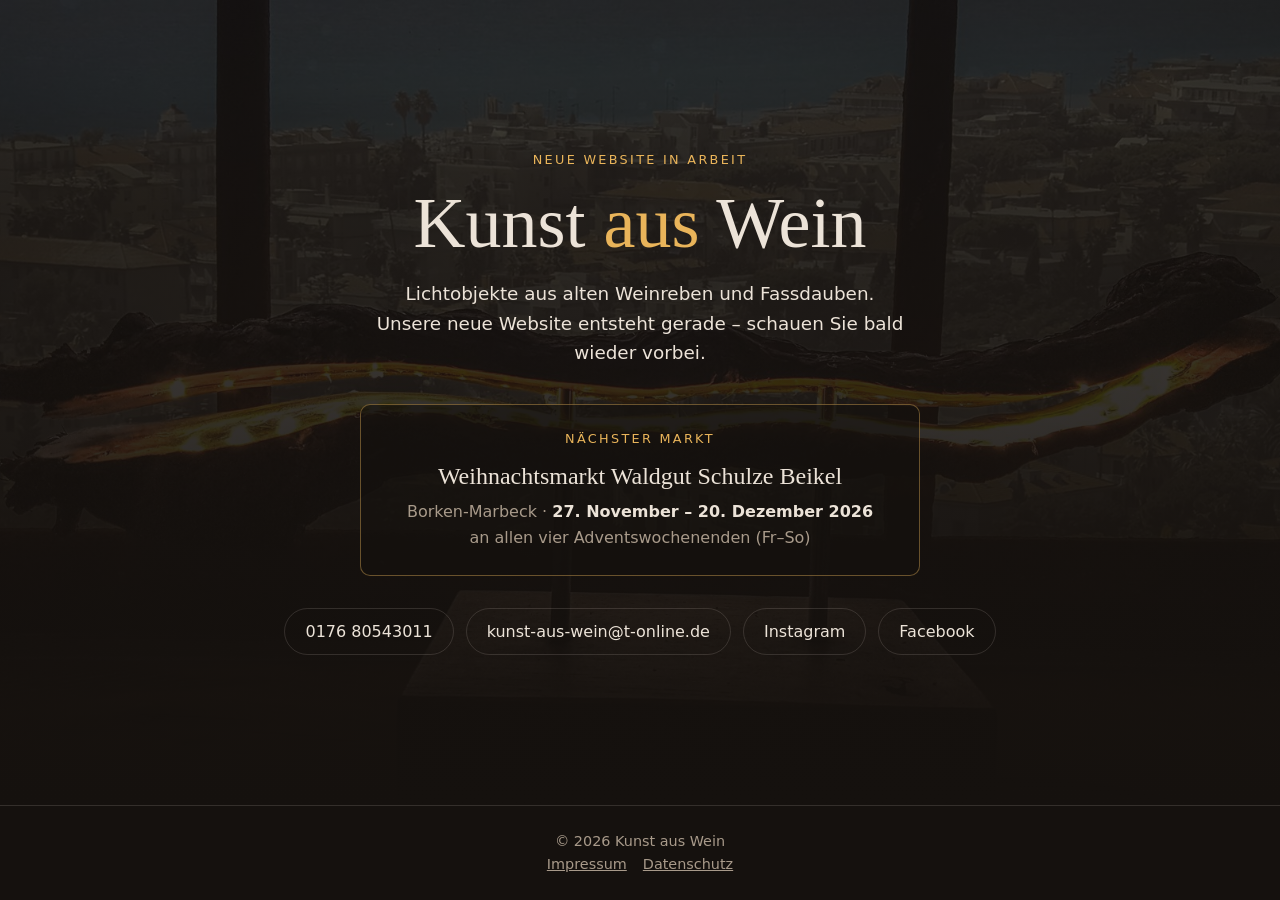
<file: index.html>
<!DOCTYPE html>
<html lang="de">
<head>
  <meta charset="UTF-8">
  <meta name="viewport" content="width=device-width, initial-scale=1">
  <title>Kunst aus Wein – Lichtobjekte aus Weinreben und Fassdauben</title>
  <meta name="description" content="Handgefertigte Lichtobjekte aus alten Weinreben und Fassdauben – Unikate aus Bochum. Unsere neue Website entsteht gerade.">
  <style>
    :root { --bg: #15110e; --text: #ece3d8; --muted: #a89a8a; --gold: #e9b45a; --line: rgba(236,227,216,0.14); }
    * { box-sizing: border-box; }
    body {
      margin: 0; min-height: 100vh; display: flex; flex-direction: column;
      background: var(--bg); color: var(--text);
      font-family: system-ui, -apple-system, "Segoe UI", Roboto, sans-serif; line-height: 1.6;
    }
    .hero {
      position: relative; flex: 1; display: flex; align-items: center;
      background: url("bilder/leuchte-rebe.jpg") center 60% / cover no-repeat;
      padding: 72px 20px;
    }
    .hero::after {
      content: ""; position: absolute; inset: 0;
      background: linear-gradient(to bottom, rgba(21,17,14,0.75), rgba(21,17,14,0.88) 55%, var(--bg));
    }
    .inner { position: relative; z-index: 1; max-width: 760px; margin: 0 auto; text-align: center; }
    .eyebrow { color: var(--gold); text-transform: uppercase; letter-spacing: 0.18em; font-size: 0.8rem; margin: 0 0 14px; }
    h1 { font-family: Georgia, "Times New Roman", serif; font-weight: 500; font-size: clamp(2.6rem, 8vw, 4.5rem); line-height: 1.1; margin: 0 0 16px; }
    h1 span { color: var(--gold); }
    .lead { font-size: 1.15rem; margin: 0 auto 36px; max-width: 46ch; }
    .box {
      border: 1px solid rgba(233,180,90,0.4); border-radius: 10px; padding: 24px;
      background: rgba(21,17,14,0.6); margin: 0 auto 32px; max-width: 560px;
    }
    .box h2 { font-family: Georgia, serif; font-weight: 500; font-size: 1.5rem; margin: 0 0 4px; }
    .box p { margin: 0; color: var(--muted); }
    .box .eyebrow { color: var(--gold); }
    .box strong { color: var(--text); font-weight: 600; }
    .contact { display: flex; flex-wrap: wrap; justify-content: center; gap: 12px; }
    .contact a {
      color: var(--text); text-decoration: none; border: 1px solid var(--line);
      border-radius: 999px; padding: 10px 20px; transition: border-color .2s, color .2s;
    }
    .contact a:hover { border-color: var(--gold); color: var(--gold); }
    footer { border-top: 1px solid var(--line); padding: 24px 20px; text-align: center; color: var(--muted); font-size: 0.9rem; }
    footer a { color: var(--muted); margin: 0 8px; }
  </style>
</head>
<body>
  <main class="hero">
    <div class="inner">
      <p class="eyebrow">Neue Website in Arbeit</p>
      <h1>Kunst <span>aus</span> Wein</h1>
      <p class="lead">Lichtobjekte aus alten Weinreben und Fassdauben. Unsere neue Website entsteht gerade – schauen Sie bald wieder vorbei.</p>

      <div class="box">
        <p class="eyebrow" style="margin-bottom:8px">Nächster Markt</p>
        <h2>Weihnachtsmarkt Waldgut Schulze Beikel</h2>
        <p>Borken-Marbeck · <strong>27. November – 20. Dezember 2026</strong><br>an allen vier Adventswochenenden (Fr–So)</p>
      </div>

      <div class="contact">
        <a href="tel:+4917680543011">0176 80543011</a>
        <a href="mailto:kunst-aus-wein@t-online.de">kunst-aus-wein@t-online.de</a>
        <a href="https://www.instagram.com/kunstauswein" target="_blank" rel="noopener">Instagram</a>
        <a href="https://www.facebook.com/kunstauswein" target="_blank" rel="noopener">Facebook</a>
      </div>
    </div>
  </main>

  <footer>
    © 2026 Kunst aus Wein
    <br><a href="impressum.html">Impressum</a><a href="datenschutz.html">Datenschutz</a>
  </footer>
</body>
</html>
</file>
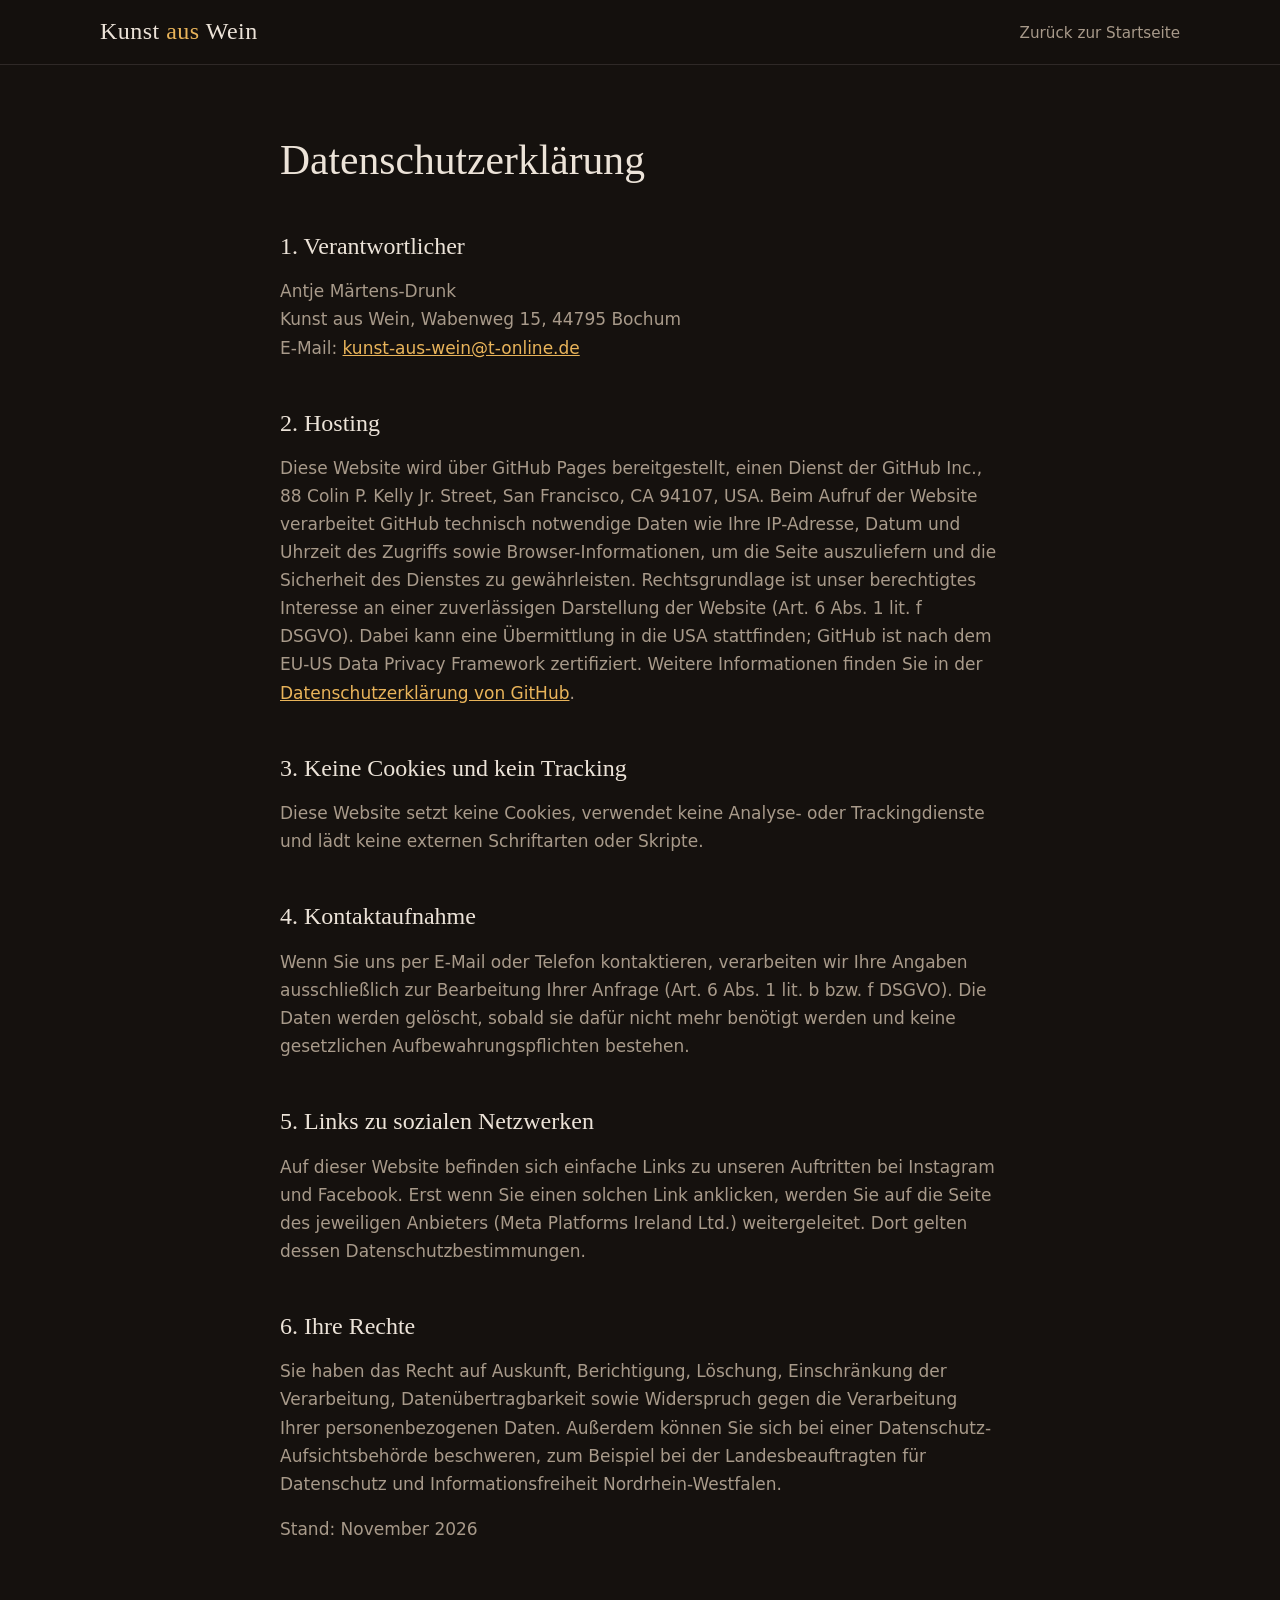
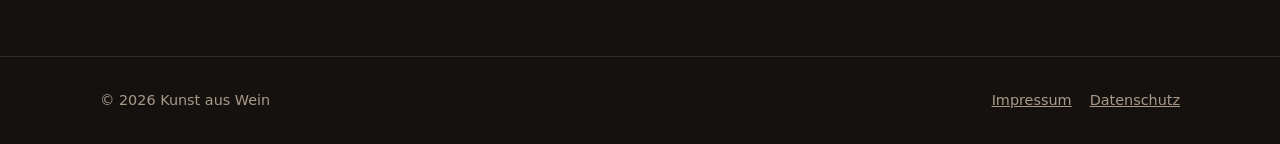
<file: datenschutz.html>
<!DOCTYPE html>
<html lang="de">
<head>
  <meta charset="UTF-8">
  <meta name="viewport" content="width=device-width, initial-scale=1">
  <title>Datenschutz – Kunst aus Wein</title>
  <meta name="robots" content="noindex">
  <link rel="stylesheet" href="style.css">
</head>
<body>
  <nav class="nav">
    <div class="wrap">
      <a class="logo" href="index.html">Kunst <span>aus</span> Wein</a>
      <ul><li><a href="index.html">Zurück zur Startseite</a></li></ul>
    </div>
  </nav>

  <main class="legal">
    <div class="wrap">
      <h1>Datenschutzerklärung</h1>

      <h2>1. Verantwortlicher</h2>
      <p>
        Antje Märtens-Drunk<br>
        Kunst aus Wein, Wabenweg 15, 44795 Bochum<br>
        E-Mail: <a href="mailto:kunst-aus-wein@t-online.de">kunst-aus-wein@t-online.de</a>
      </p>

      <h2>2. Hosting</h2>
      <p>Diese Website wird über GitHub Pages bereitgestellt, einen Dienst der GitHub Inc., 88 Colin P. Kelly Jr. Street, San Francisco, CA 94107, USA. Beim Aufruf der Website verarbeitet GitHub technisch notwendige Daten wie Ihre IP-Adresse, Datum und Uhrzeit des Zugriffs sowie Browser-Informationen, um die Seite auszuliefern und die Sicherheit des Dienstes zu gewährleisten. Rechtsgrundlage ist unser berechtigtes Interesse an einer zuverlässigen Darstellung der Website (Art. 6 Abs. 1 lit. f DSGVO). Dabei kann eine Übermittlung in die USA stattfinden; GitHub ist nach dem EU-US Data Privacy Framework zertifiziert. Weitere Informationen finden Sie in der <a href="https://docs.github.com/de/site-policy/privacy-policies/github-general-privacy-statement" target="_blank" rel="noopener">Datenschutzerklärung von GitHub</a>.</p>

      <h2>3. Keine Cookies und kein Tracking</h2>
      <p>Diese Website setzt keine Cookies, verwendet keine Analyse- oder Trackingdienste und lädt keine externen Schriftarten oder Skripte.</p>

      <h2>4. Kontaktaufnahme</h2>
      <p>Wenn Sie uns per E-Mail oder Telefon kontaktieren, verarbeiten wir Ihre Angaben ausschließlich zur Bearbeitung Ihrer Anfrage (Art. 6 Abs. 1 lit. b bzw. f DSGVO). Die Daten werden gelöscht, sobald sie dafür nicht mehr benötigt werden und keine gesetzlichen Aufbewahrungspflichten bestehen.</p>

      <h2>5. Links zu sozialen Netzwerken</h2>
      <p>Auf dieser Website befinden sich einfache Links zu unseren Auftritten bei Instagram und Facebook. Erst wenn Sie einen solchen Link anklicken, werden Sie auf die Seite des jeweiligen Anbieters (Meta Platforms Ireland Ltd.) weitergeleitet. Dort gelten dessen Datenschutzbestimmungen.</p>

      <h2>6. Ihre Rechte</h2>
      <p>Sie haben das Recht auf Auskunft, Berichtigung, Löschung, Einschränkung der Verarbeitung, Datenübertragbarkeit sowie Widerspruch gegen die Verarbeitung Ihrer personenbezogenen Daten. Außerdem können Sie sich bei einer Datenschutz-Aufsichtsbehörde beschweren, zum Beispiel bei der Landesbeauftragten für Datenschutz und Informationsfreiheit Nordrhein-Westfalen.</p>

      <p>Stand: November 2026</p>
    </div>
  </main>

  <footer>
    <div class="wrap">
      <span>© 2026 Kunst aus Wein</span>
      <span><a href="impressum.html">Impressum</a><a href="datenschutz.html">Datenschutz</a></span>
    </div>
  </footer>
</body>
</html>
</file>
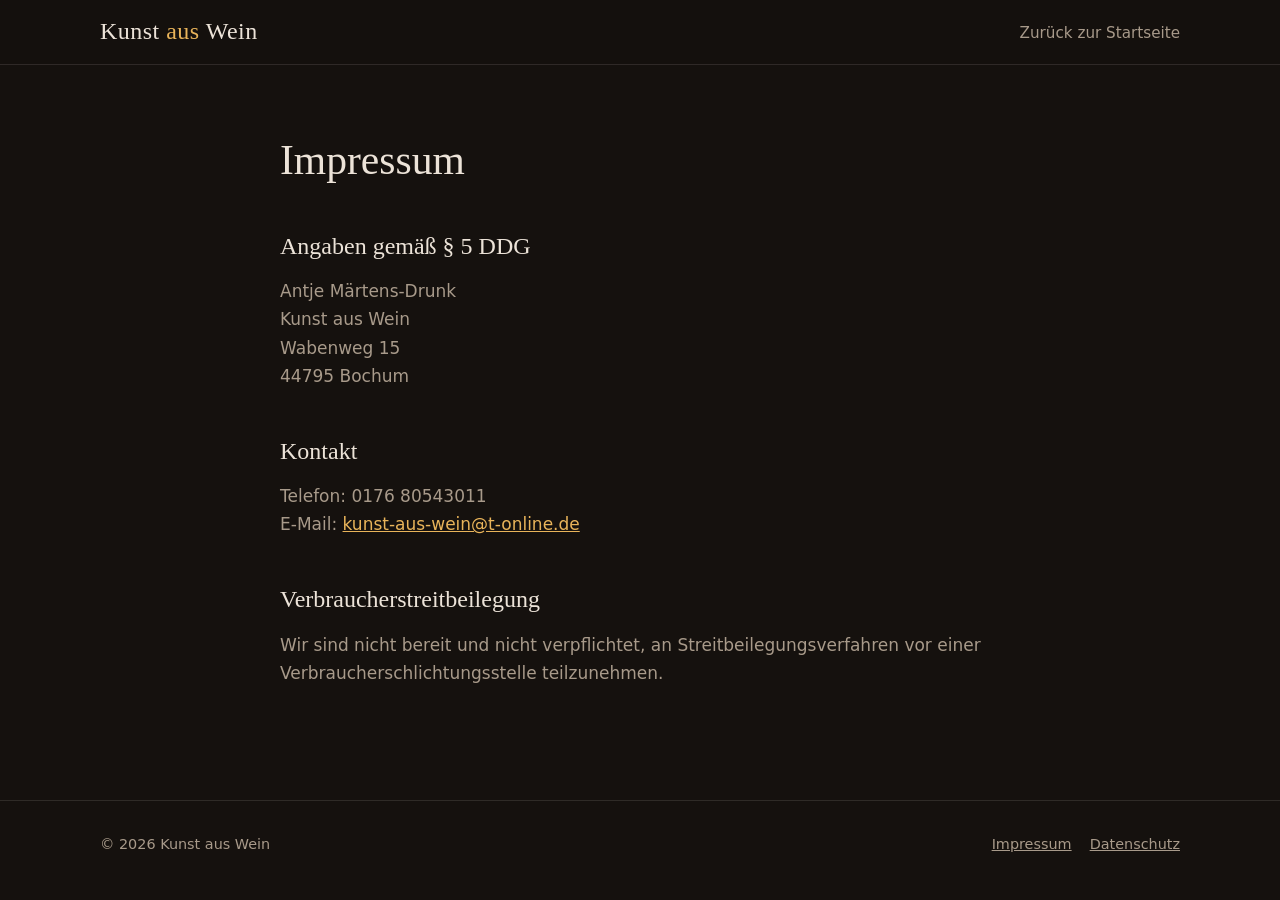
<file: impressum.html>
<!DOCTYPE html>
<html lang="de">
<head>
  <meta charset="UTF-8">
  <meta name="viewport" content="width=device-width, initial-scale=1">
  <title>Impressum – Kunst aus Wein</title>
  <meta name="robots" content="noindex">
  <link rel="stylesheet" href="style.css">
</head>
<body>
  <nav class="nav">
    <div class="wrap">
      <a class="logo" href="index.html">Kunst <span>aus</span> Wein</a>
      <ul><li><a href="index.html">Zurück zur Startseite</a></li></ul>
    </div>
  </nav>

  <main class="legal">
    <div class="wrap">
      <h1>Impressum</h1>

      <h2>Angaben gemäß § 5 DDG</h2>
      <p>
        Antje Märtens-Drunk<br>
        Kunst aus Wein<br>
        Wabenweg 15<br>
        44795 Bochum
      </p>

      <h2>Kontakt</h2>
      <p>
        Telefon: 0176 80543011<br>
        E-Mail: <a href="mailto:kunst-aus-wein@t-online.de">kunst-aus-wein@t-online.de</a>
      </p>

      <h2>Verbraucherstreitbeilegung</h2>
      <p>Wir sind nicht bereit und nicht verpflichtet, an Streitbeilegungsverfahren vor einer Verbraucherschlichtungsstelle teilzunehmen.</p>
    </div>
  </main>

  <footer>
    <div class="wrap">
      <span>© 2026 Kunst aus Wein</span>
      <span><a href="impressum.html">Impressum</a><a href="datenschutz.html">Datenschutz</a></span>
    </div>
  </footer>
</body>
</html>
</file>
<file: style.css>
:root {
  --bg: #15110e;
  --bg-2: #1e1814;
  --text: #ece3d8;
  --muted: #a89a8a;
  --gold: #e9b45a;
  --wine: #7a2335;
  --line: rgba(236, 227, 216, 0.12);
}

* { box-sizing: border-box; }

html { scroll-behavior: smooth; }

body {
  margin: 0;
  background: var(--bg);
  color: var(--text);
  font-family: system-ui, -apple-system, "Segoe UI", Roboto, sans-serif;
  font-size: 1.0625rem;
  line-height: 1.65;
}

img { max-width: 100%; display: block; }

a { color: var(--gold); }

h1, h2, h3 {
  font-family: Georgia, "Times New Roman", serif;
  font-weight: 500;
  line-height: 1.15;
  margin: 0 0 0.5em;
}

.wrap { max-width: 1120px; margin: 0 auto; padding: 0 20px; }

/* Navigation */
.nav {
  position: sticky; top: 0; z-index: 10;
  background: rgba(21, 17, 14, 0.88);
  backdrop-filter: blur(8px);
  border-bottom: 1px solid var(--line);
}
.nav .wrap {
  display: flex; align-items: center; justify-content: space-between;
  height: 64px;
}
.logo {
  font-family: Georgia, "Times New Roman", serif;
  font-size: 1.5rem; color: var(--text); text-decoration: none;
  letter-spacing: 0.02em;
}
.logo span { color: var(--gold); }
.nav ul { list-style: none; display: flex; gap: 24px; margin: 0; padding: 0; }
.nav ul a { color: var(--muted); text-decoration: none; font-size: 0.95rem; }
.nav ul a:hover { color: var(--text); }

/* Hero */
.hero {
  position: relative;
  min-height: 88vh;
  display: flex; align-items: flex-end;
  background: url("bilder/leuchte-rebe.jpg") center 55% / cover no-repeat;
}
.hero::after {
  content: ""; position: absolute; inset: 0;
  background: linear-gradient(to top, var(--bg) 4%, rgba(21,17,14,0.55) 45%, rgba(21,17,14,0.25));
}
.hero .wrap { position: relative; z-index: 1; padding-bottom: 72px; }
.eyebrow {
  color: var(--gold); text-transform: uppercase; letter-spacing: 0.18em;
  font-size: 0.8rem; margin: 0 0 12px;
}
.hero h1 { font-size: clamp(2.6rem, 7vw, 5rem); max-width: 14ch; }
.hero p { max-width: 46ch; color: var(--text); font-size: 1.15rem; }
.button {
  display: inline-block; margin-top: 12px;
  padding: 12px 26px; border: 1px solid var(--gold); border-radius: 999px;
  color: var(--gold); text-decoration: none;
  transition: background 0.2s, color 0.2s;
}
.button:hover { background: var(--gold); color: var(--bg); }

/* Sections */
section { padding: 96px 0; }
section h2 { font-size: clamp(2rem, 4.5vw, 3rem); }
.intro { max-width: 62ch; color: var(--muted); }

.about-grid {
  display: grid; grid-template-columns: 1fr 1fr; gap: 56px; align-items: center;
}
.about-grid img { border-radius: 6px; }
.facts { list-style: none; padding: 0; margin: 28px 0 0; display: grid; gap: 14px; }
.facts li { padding-left: 22px; position: relative; color: var(--muted); }
.facts li::before {
  content: ""; position: absolute; left: 0; top: 0.65em;
  width: 8px; height: 8px; border-radius: 50%;
  background: var(--gold); box-shadow: 0 0 10px var(--gold);
}
.facts strong { color: var(--text); font-weight: 600; }

/* Galerie */
.gallery { background: var(--bg-2); }
.grid {
  display: grid; gap: 20px; margin-top: 40px;
  grid-template-columns: repeat(3, 1fr);
}
.card { margin: 0; }
.card img {
  width: 100%; aspect-ratio: 3 / 4; object-fit: cover; border-radius: 6px;
}
.card.wide { grid-column: span 2; }
.card.wide img { aspect-ratio: 16 / 10.3; }
.card figcaption { padding: 12px 2px 0; }
.card h3 { font-size: 1.35rem; margin-bottom: 2px; }
.card p { margin: 0; color: var(--muted); font-size: 0.95rem; }

/* Kontakt */
.contact-grid {
  display: grid; grid-template-columns: repeat(auto-fit, minmax(230px, 1fr)); gap: 20px; margin-top: 40px;
}
.contact-box {
  border: 1px solid var(--line); border-radius: 8px; padding: 24px;
}
.contact-box .label {
  color: var(--gold); text-transform: uppercase; letter-spacing: 0.14em;
  font-size: 0.75rem; margin-bottom: 6px;
}
.contact-box a { color: var(--text); text-decoration: none; }
.contact-box a:hover { color: var(--gold); }

/* Footer */
footer {
  border-top: 1px solid var(--line); padding: 32px 0; color: var(--muted); font-size: 0.9rem;
}
footer .wrap { display: flex; justify-content: space-between; flex-wrap: wrap; gap: 12px; }
footer a { color: var(--muted); }
footer a + a { margin-left: 18px; }

/* Textseiten (Impressum, Datenschutz) */
.legal { padding: 72px 0 96px; }
.legal .wrap { max-width: 760px; }
.legal h1 { font-size: 2.6rem; }
.legal h2 { font-size: 1.5rem; margin-top: 2em; }
.legal p, .legal li { color: var(--muted); }
.todo { background: rgba(233, 180, 90, 0.15); color: var(--gold); padding: 0 4px; border-radius: 3px; }

/* Aktiver Menüpunkt */
.nav ul a.active { color: var(--gold); }

/* Kopfbereich der Unterseiten */
.page-head {
  padding: 88px 0 24px;
  border-bottom: 1px solid var(--line);
}
.page-head h1 { font-size: clamp(2.4rem, 6vw, 4rem); }
.page-head + section { padding-top: 64px; }

/* Teaser-Kacheln auf der Startseite */
.teasers {
  display: grid; grid-template-columns: repeat(3, 1fr); gap: 20px; margin-top: 40px;
}
.teaser {
  position: relative; display: block; overflow: hidden; border-radius: 8px;
  aspect-ratio: 4 / 5; text-decoration: none; color: var(--text);
}
.teaser img {
  width: 100%; height: 100%; object-fit: cover;
  transition: transform 0.5s ease;
}
.teaser::after {
  content: ""; position: absolute; inset: 0;
  background: linear-gradient(to top, rgba(21,17,14,0.92) 10%, rgba(21,17,14,0) 60%);
}
.teaser span {
  position: absolute; left: 22px; right: 22px; bottom: 20px; z-index: 1;
}
.teaser strong {
  display: block; font-family: Georgia, "Times New Roman", serif;
  font-weight: 500; font-size: 1.6rem;
}
.teaser small { color: var(--gold); font-size: 0.9rem; }
.teaser:hover img { transform: scale(1.04); }

/* Ablauf-Schritte (Über uns) */
.steps {
  display: grid; grid-template-columns: repeat(3, 1fr); gap: 20px; margin-top: 40px;
  counter-reset: step;
}
.step {
  border: 1px solid var(--line); border-radius: 8px; padding: 28px 24px;
}
.step::before {
  counter-increment: step; content: "0" counter(step);
  display: block; color: var(--gold); font-family: Georgia, serif; font-size: 1.4rem;
  margin-bottom: 10px;
}
.step h3 { font-size: 1.4rem; }
.step p { margin: 0; color: var(--muted); }

.cta { margin-top: 48px; }

@media (max-width: 820px) {
  .teasers, .steps { grid-template-columns: 1fr; }
  .teaser { aspect-ratio: 16 / 10; }
  .about-grid, .contact-grid { grid-template-columns: 1fr; }
  .grid { grid-template-columns: 1fr 1fr; }
  .card.wide { grid-column: span 2; }
  .nav ul { gap: 16px; }
  section { padding: 72px 0; }
}
@media (max-width: 520px) {
  .hero { min-height: 92vh; background-size: auto 52%; background-position: 22% 0; }
  .hero::after { background: linear-gradient(to top, var(--bg) 46%, rgba(21,17,14,0.05) 62%); }
  .grid { grid-template-columns: 1fr; }
  .card.wide { grid-column: auto; }
  .logo { font-size: 1.2rem; }
  .nav ul { gap: 14px; }
  .nav ul a { font-size: 0.9rem; }
  .page-head { padding-top: 56px; }
}

/* Platzhalter (bis echte Bilder/Texte da sind) */
.placeholder {
  display: flex; align-items: center; justify-content: center; text-align: center;
  aspect-ratio: 4 / 5; border: 1px dashed rgba(233, 180, 90, 0.5); border-radius: 6px;
  background: rgba(233, 180, 90, 0.06); color: var(--gold); padding: 24px; font-size: 0.95rem;
}
.placeholder.landscape { aspect-ratio: 4 / 3; }

/* Märkte */
.markets { display: grid; gap: 48px; margin-top: 8px; }
.market {
  display: grid; grid-template-columns: 1fr 1.4fr; gap: 40px; align-items: center;
  padding-bottom: 48px; border-bottom: 1px solid var(--line);
}
.market:last-child { border-bottom: 0; padding-bottom: 0; }
.market img { width: 100%; aspect-ratio: 4 / 3; object-fit: cover; border-radius: 6px; }
.market-meta { display: flex; flex-wrap: wrap; gap: 8px 20px; margin-bottom: 10px; color: var(--gold); font-size: 0.95rem; }
.market h2 { font-size: clamp(1.6rem, 3.5vw, 2.2rem); }
.market p { color: var(--muted); margin: 0; }

@media (max-width: 820px) {
  .market { grid-template-columns: 1fr; gap: 20px; }
}
@media (max-width: 520px) {
  .nav .wrap { height: auto; flex-direction: column; align-items: flex-start; gap: 6px; padding-top: 12px; padding-bottom: 12px; }
}

/* Nächster Markt (Startseite) */
.next-market {
  border: 1px solid rgba(233, 180, 90, 0.35); border-radius: 10px;
  padding: 40px; background: linear-gradient(135deg, rgba(233,180,90,0.08), rgba(122,35,53,0.12));
}
.next-market .where { color: var(--text); font-size: 1.1rem; margin: 0 0 4px; }
.advent {
  display: grid; grid-template-columns: repeat(4, 1fr); gap: 20px; margin-top: 32px;
}
.advent h3 { font-size: 1.3rem; color: var(--gold); margin-bottom: 10px; }
.advent dl { margin: 0; }
.advent dt { font-weight: 600; color: var(--text); }
.advent dd { margin: 0 0 10px; color: var(--muted); }
@media (max-width: 820px) {
  .advent { grid-template-columns: 1fr 1fr; }
  .next-market { padding: 28px 22px; }
}
@media (max-width: 420px) {
  .advent { grid-template-columns: 1fr; }
}
</file>
